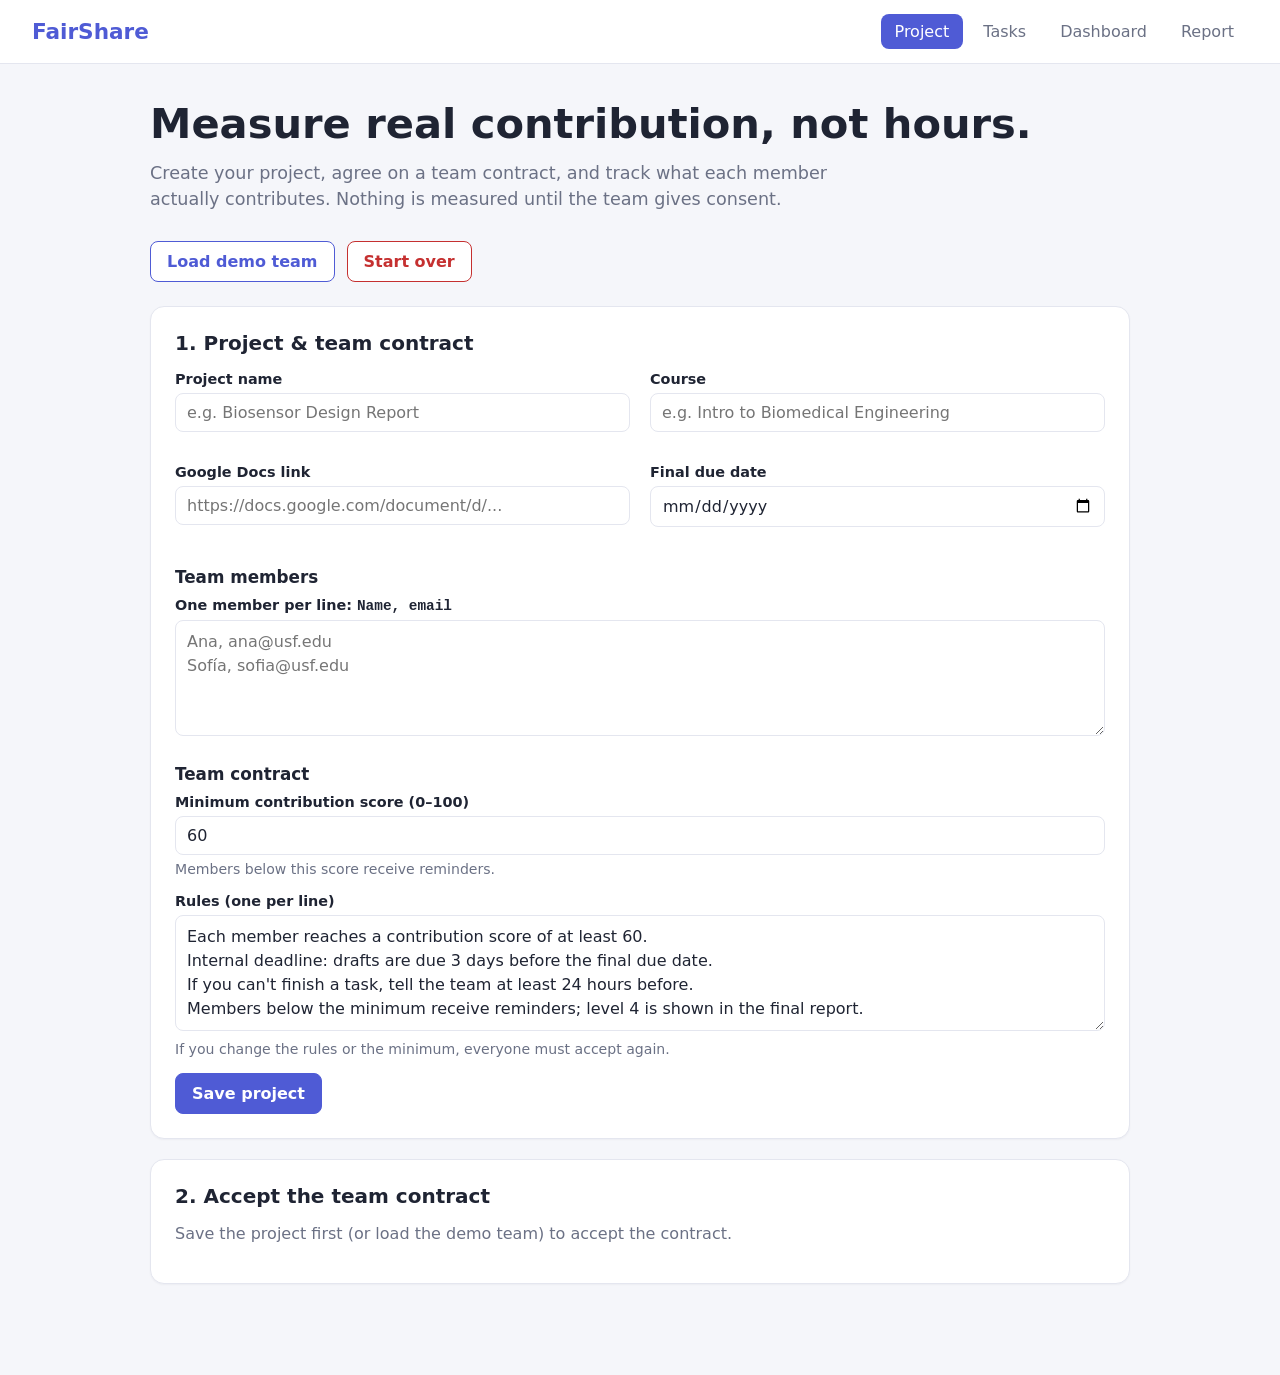
<file: index.html>
<!DOCTYPE html>
<html lang="en">
<head>
  <meta charset="UTF-8" />
  <meta name="viewport" content="width=device-width, initial-scale=1.0" />
  <title>FairShare · Measure real contribution</title>
  <link rel="stylesheet" href="app-pages.css" />
</head>
<body class="fs-page">
  <header id="fs-nav" class="fs-nav"></header>

  <main class="fs-main">
    <section class="fs-hero">
      <h1>Measure real contribution, not hours.</h1>
      <p class="fs-sub">Create your project, agree on a team contract, and track what each member actually contributes. Nothing is measured until the team gives consent.</p>
      <div class="fs-hero-actions">
        <button id="load-demo" type="button" class="fs-btn fs-btn-outline">Load demo team</button>
        <button id="start-over" type="button" class="fs-btn fs-btn-danger-outline">Start over</button>
      </div>
    </section>

    <div id="message"></div>

    <section class="fs-card">
      <h2>1. Project &amp; team contract</h2>
      <form id="project-form">
        <div class="fs-grid-2">
          <div class="fs-field">
            <label for="p-name">Project name</label>
            <input id="p-name" class="fs-input" type="text" placeholder="e.g. Biosensor Design Report" required />
          </div>
          <div class="fs-field">
            <label for="p-course">Course</label>
            <input id="p-course" class="fs-input" type="text" placeholder="e.g. Intro to Biomedical Engineering" />
          </div>
          <div class="fs-field">
            <label for="p-doc">Google Docs link</label>
            <input id="p-doc" class="fs-input" type="url" placeholder="https://docs.google.com/document/d/..." />
          </div>
          <div class="fs-field">
            <label for="p-due">Final due date</label>
            <input id="p-due" class="fs-input" type="date" />
          </div>
        </div>

        <h3>Team members</h3>
        <div class="fs-field">
          <label for="p-members">One member per line: <code>Name, email</code></label>
          <textarea id="p-members" class="fs-input fs-area" rows="4" placeholder="Ana, ana@usf.edu&#10;Sofía, sofia@usf.edu" required></textarea>
        </div>

        <h3>Team contract</h3>
        <div class="fs-field">
          <label for="p-min">Minimum contribution score (0–100)</label>
          <input id="p-min" class="fs-input" type="number" min="0" max="100" value="60" />
          <p class="fs-hint">Members below this score receive reminders.</p>
        </div>
        <div class="fs-field">
          <label for="p-rules">Rules (one per line)</label>
          <textarea id="p-rules" class="fs-input fs-area" rows="4"></textarea>
          <p class="fs-hint">If you change the rules or the minimum, everyone must accept again.</p>
        </div>

        <button type="submit" class="fs-btn">Save project</button>
      </form>
    </section>

    <section class="fs-card">
      <h2>2. Accept the team contract</h2>
      <div id="contract"></div>
    </section>
  </main>

  <script type="module" src="project.js"></script>
</body>
</html>
</file>
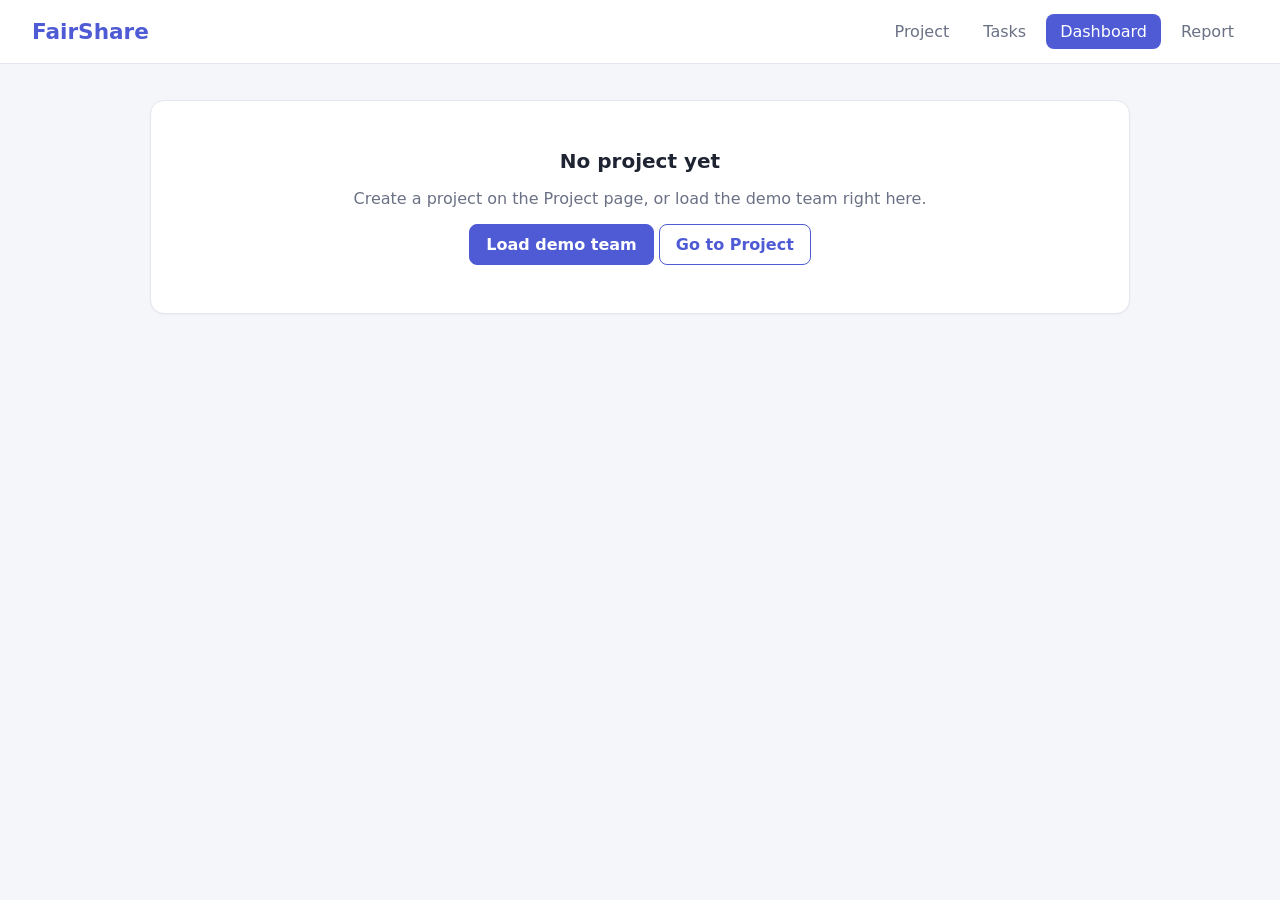
<file: dashboard.html>
<!DOCTYPE html>
<html lang="en">
<head>
  <meta charset="UTF-8" />
  <meta name="viewport" content="width=device-width, initial-scale=1.0" />
  <title>Dashboard · FairShare</title>
  <link rel="stylesheet" href="app-pages.css" />
</head>
<body class="fs-page">
  <header id="fs-nav" class="fs-nav"></header>

  <main class="fs-main" id="app">
    <h1 class="fs-title">Dashboard</h1>
    <p class="fs-sub">Score = 50% document edits + 30% completed tasks + 20% peer evaluation. The black line marks the minimum from the team contract.</p>

    <div id="contract-banner"></div>
    <div id="team-stats" class="fs-stats"></div>
    <div id="member-cards" class="fs-members"></div>

    <details class="fs-card fs-import">
      <summary><b>Import real edits from Google Docs</b> <span class="fs-muted">(optional)</span></summary>
      <p class="fs-muted">Paste the JSON from the Apps Script log, e.g. <code>[{"email":"ana@usf.edu","count":12}]</code>. Emails are matched with team members.</p>
      <textarea id="import-json" class="fs-textarea" placeholder='[{"email":"ana@usf.edu","count":12}]'></textarea>
      <button id="import-btn" type="button" class="fs-btn">Import edits</button>
    </details>
  </main>

  <script type="module" src="dashboard.js"></script>
</body>
</html>
</file>
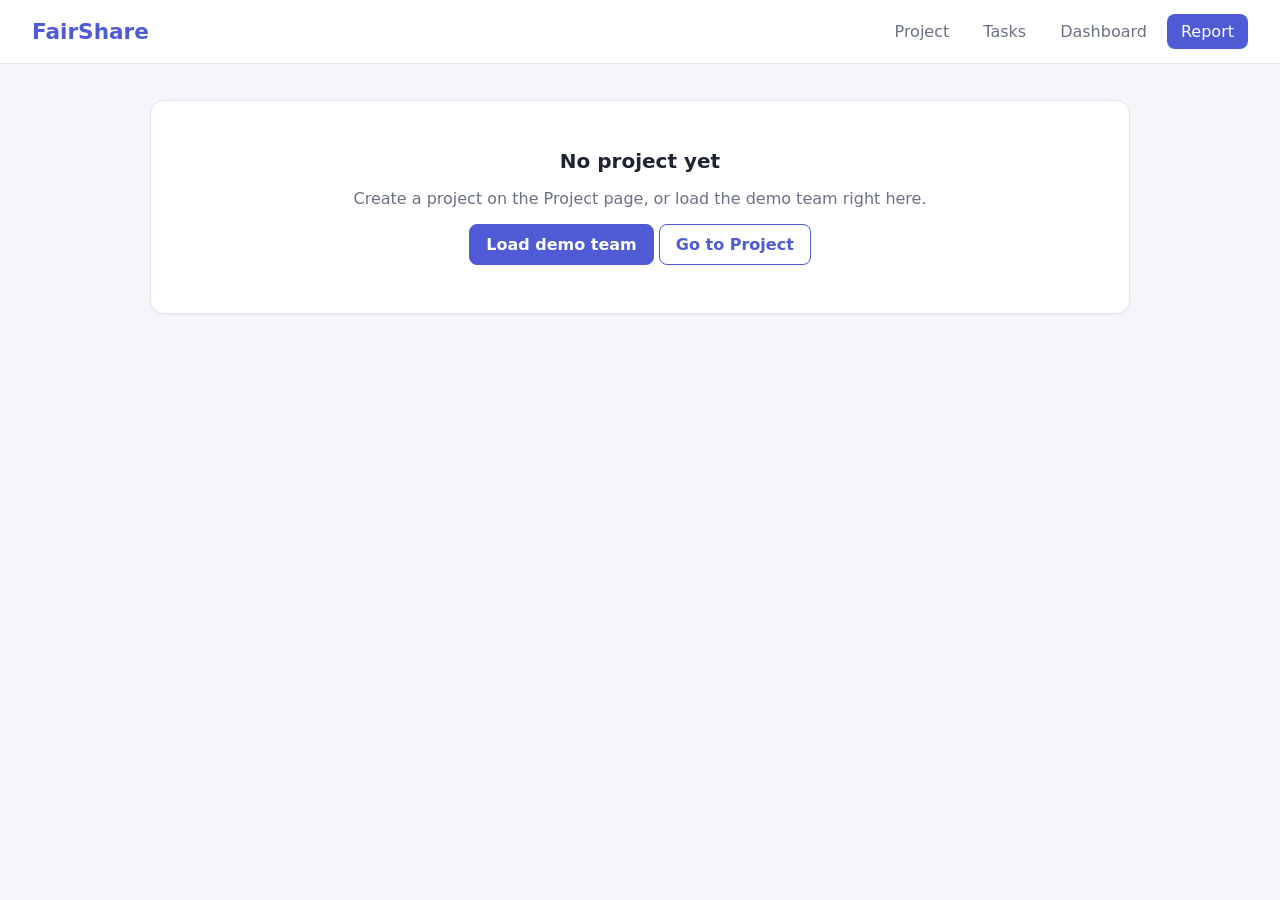
<file: report.html>
<!DOCTYPE html>
<html lang="en">
<head>
  <meta charset="UTF-8" />
  <meta name="viewport" content="width=device-width, initial-scale=1.0" />
  <title>Report · FairShare</title>
  <link rel="stylesheet" href="app-pages.css" />
</head>
<body class="fs-page">
  <header id="fs-nav" class="fs-nav"></header>

  <main class="fs-main" id="app">
    <h1 class="fs-title no-print">Report</h1>
    <p class="fs-sub no-print">Rate your teammates, then generate the contribution report for your instructor.</p>

    <section class="fs-card no-print">
      <h2>Peer evaluation (anonymous)</h2>
      <p class="fs-muted">Ratings are private. The report only shows each member's average.</p>
      <div class="fs-field fs-reviewer">
        <label for="reviewer">Who are you?</label>
        <select id="reviewer" class="fs-select"></select>
      </div>
      <div id="peer-list"></div>
      <p id="peer-progress" class="fs-muted"></p>
    </section>

    <section class="fs-card">
      <div class="fs-card-head">
        <h2>Contribution report</h2>
        <button id="print-btn" type="button" class="fs-btn no-print">Print / Save PDF</button>
      </div>
      <div id="report"></div>
    </section>
  </main>

  <script type="module" src="report.js"></script>
</body>
</html>
</file>
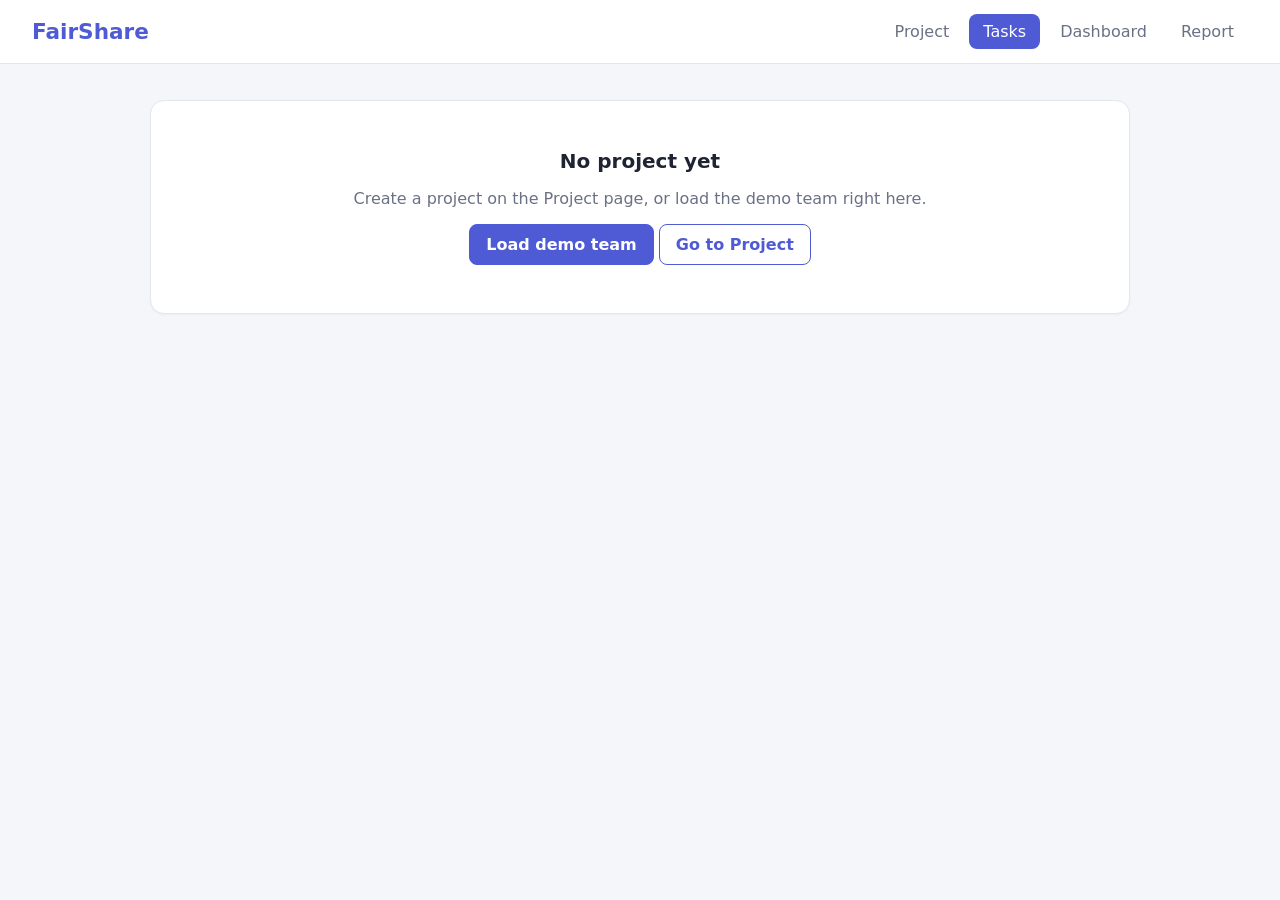
<file: tasks.html>
<!DOCTYPE html>
<html lang="en">
<head>
  <meta charset="UTF-8" />
  <meta name="viewport" content="width=device-width, initial-scale=1.0" />
  <title>Tasks · FairShare</title>
  <link rel="stylesheet" href="app-pages.css" />
</head>
<body class="fs-page">
  <header id="fs-nav" class="fs-nav"></header>

  <main class="fs-main" id="app">
    <h1 class="fs-title">Tasks</h1>
    <p class="fs-sub">Split the work, give every task an owner and a date. Completed tasks count for 30% of each member's score.</p>

    <section class="fs-card">
      <h2>Add a task</h2>
      <form id="task-form" class="fs-form-row">
        <div class="fs-field">
          <label for="task-title">Task</label>
          <input id="task-title" class="fs-input" type="text" placeholder="e.g. Write the methods section" required />
        </div>
        <div class="fs-field">
          <label for="task-assignee">Assigned to</label>
          <select id="task-assignee" class="fs-select"></select>
        </div>
        <div class="fs-field">
          <label for="task-due">Due date</label>
          <input id="task-due" class="fs-input" type="date" />
        </div>
        <button type="submit" class="fs-btn">Add task</button>
      </form>
    </section>

    <section class="fs-card">
      <div class="fs-card-head">
        <h2>Task list</h2>
        <span id="task-summary" class="fs-muted"></span>
      </div>
      <div id="task-list"></div>
    </section>
  </main>

  <script type="module" src="tasks.js"></script>
</body>
</html>
</file>
<file: app-pages.css>
/* app-pages.css — Estilos de Tasks, Dashboard y Report.
   Todas las clases empiezan con "fs-" para no chocar con styles.css. */

:root {
  --fs-primary: #4f5bd5;
  --fs-primary-dark: #3e49b8;
  --fs-bg: #f5f6fa;
  --fs-border: #e4e6ef;
  --fs-text: #1f2433;
  --fs-muted: #6b7185;
  --fs-ok: #2f855a;
  --fs-ok-bg: #e6f4ea;
  --fs-risk: #b7791f;
  --fs-risk-bg: #fdf3dc;
  --fs-below: #c53030;
  --fs-below-bg: #fde8e8;
}

body.fs-page {
  margin: 0;
  background: var(--fs-bg);
  color: var(--fs-text);
  font-family: system-ui, -apple-system, "Segoe UI", Roboto, sans-serif;
}

/* ---------- Navbar ---------- */
.fs-nav {
  display: flex; justify-content: space-between; align-items: center;
  padding: 14px 32px; background: #fff; border-bottom: 1px solid var(--fs-border);
  position: sticky; top: 0; z-index: 10;
}
.fs-brand { font-weight: 700; font-size: 1.35rem; color: var(--fs-primary); text-decoration: none; }
.fs-nav nav { display: flex; gap: 6px; }
.fs-nav nav a {
  padding: 8px 14px; border-radius: 8px; color: var(--fs-muted);
  text-decoration: none; font-weight: 500;
}
.fs-nav nav a:hover { color: var(--fs-text); }
.fs-nav nav a.active { background: var(--fs-primary); color: #fff; }

/* ---------- Layout ---------- */
.fs-main { max-width: 980px; margin: 0 auto; padding: 36px 20px 72px; }
.fs-title { font-size: 2.2rem; margin: 0 0 8px; }
.fs-sub { color: var(--fs-muted); margin: 0 0 28px; line-height: 1.5; max-width: 720px; }
.fs-card {
  background: #fff; border: 1px solid var(--fs-border); border-radius: 14px;
  padding: 24px; margin-bottom: 20px; box-shadow: 0 1px 2px rgba(16, 24, 40, .04);
}
.fs-card h2 { margin: 0 0 16px; font-size: 1.25rem; }
.fs-card h3 { margin: 24px 0 10px; font-size: 1.05rem; }
.fs-card-head {
  display: flex; justify-content: space-between; align-items: center;
  gap: 12px; flex-wrap: wrap; margin-bottom: 14px;
}
.fs-card-head h2 { margin: 0; }
.fs-muted { color: var(--fs-muted); }
.fs-small { font-size: .85rem; }
.fs-empty { text-align: center; padding: 48px 24px; }
.fs-text-below { color: var(--fs-below); }

/* ---------- Forms & buttons ---------- */
.fs-form-row { display: grid; grid-template-columns: 2fr 1fr 1fr auto; gap: 12px; align-items: end; }
.fs-field label { display: block; font-weight: 600; font-size: .9rem; margin-bottom: 6px; }
.fs-input, .fs-select, .fs-textarea {
  width: 100%; box-sizing: border-box; padding: 9px 11px;
  border: 1px solid var(--fs-border); border-radius: 8px; font: inherit; background: #fff; color: inherit;
}
.fs-input:focus, .fs-select:focus, .fs-textarea:focus { outline: 2px solid #c7cdfc; border-color: var(--fs-primary); }
.fs-textarea { min-height: 110px; font-family: ui-monospace, monospace; font-size: .9rem; margin: 8px 0 12px; }
.fs-btn {
  display: inline-block; padding: 10px 16px; border-radius: 8px;
  border: 1px solid var(--fs-primary); background: var(--fs-primary); color: #fff;
  font: inherit; font-weight: 600; cursor: pointer; text-decoration: none; white-space: nowrap;
}
.fs-btn:hover { background: var(--fs-primary-dark); }
.fs-btn:disabled { opacity: .55; cursor: not-allowed; }
.fs-btn-outline { background: #fff; color: var(--fs-primary); }
.fs-btn-outline:hover { background: #eef0fc; }
.fs-btn-sm { padding: 6px 12px; font-size: .85rem; }
.fs-btn-danger-text { background: none; border: none; color: var(--fs-below); cursor: pointer; font: inherit; }

/* ---------- Tables ---------- */
.fs-table-wrap { overflow-x: auto; }
.fs-table { width: 100%; border-collapse: collapse; }
.fs-table th, .fs-table td { padding: 10px 8px; border-bottom: 1px solid var(--fs-border); text-align: left; vertical-align: middle; }
.fs-table th { font-size: .78rem; text-transform: uppercase; letter-spacing: .04em; color: var(--fs-muted); }
.fs-table tr.done .task-title { text-decoration: line-through; color: var(--fs-muted); }
.fs-table .fs-select, .fs-table .fs-input { padding: 6px 8px; }
.fs-table tr.below-row { background: var(--fs-below-bg); }

/* ---------- Badges & banners ---------- */
.fs-badge { display: inline-block; padding: 3px 10px; border-radius: 999px; font-size: .78rem; font-weight: 600; white-space: nowrap; }
.fs-badge.ok { background: var(--fs-ok-bg); color: var(--fs-ok); }
.fs-badge.at-risk { background: var(--fs-risk-bg); color: var(--fs-risk); }
.fs-badge.below { background: var(--fs-below-bg); color: var(--fs-below); }
.fs-banner { padding: 14px 18px; border-radius: 10px; margin: 0 0 20px; font-weight: 500; }
.fs-banner.ok { background: var(--fs-ok-bg); color: var(--fs-ok); }
.fs-banner.warn { background: var(--fs-risk-bg); color: #8a5a12; }
.fs-banner a { color: inherit; }

/* ---------- Dashboard ---------- */
.fs-stats { display: grid; grid-template-columns: repeat(3, 1fr); gap: 16px; margin-bottom: 20px; }
.fs-stat { background: #fff; border: 1px solid var(--fs-border); border-radius: 14px; padding: 18px 20px; }
.fs-stat-value { font-size: 1.9rem; font-weight: 700; }
.fs-stat-label { color: var(--fs-muted); font-size: .9rem; }
.fs-members { display: grid; grid-template-columns: repeat(auto-fill, minmax(280px, 1fr)); gap: 16px; margin-bottom: 20px; }
.fs-member {
  background: #fff; border: 1px solid var(--fs-border); border-top: 5px solid var(--fs-ok);
  border-radius: 14px; padding: 20px;
}
.fs-member.at-risk { border-top-color: #d69e2e; }
.fs-member.below { border-top-color: #e53e3e; }
.fs-member-head { display: flex; justify-content: space-between; align-items: center; gap: 8px; }
.fs-member-head h3 { margin: 0; font-size: 1.15rem; }
.fs-score { font-size: 2.6rem; font-weight: 800; margin: 10px 0 8px; }
.fs-score span { font-size: 1rem; color: var(--fs-muted); font-weight: 500; }
.fs-meter { position: relative; height: 10px; background: #eceef5; border-radius: 999px; margin-bottom: 18px; }
.fs-meter-fill { height: 100%; border-radius: 999px; background: #38a169; transition: width .3s; }
.fs-meter-fill.at-risk { background: #d69e2e; }
.fs-meter-fill.below { background: #e53e3e; }
.fs-meter-min { position: absolute; top: -4px; bottom: -4px; width: 2px; background: var(--fs-text); }
.fs-bar { margin-bottom: 10px; }
.fs-bar-label { display: flex; justify-content: space-between; font-size: .85rem; margin-bottom: 4px; gap: 8px; }
.fs-bar-label span:last-child { color: var(--fs-muted); }
.fs-bar-track { height: 6px; background: #eceef5; border-radius: 999px; }
.fs-bar-fill { height: 100%; background: var(--fs-primary); border-radius: 999px; transition: width .3s; }
.fs-reminders { display: flex; align-items: center; gap: 8px; font-size: .85rem; margin-top: 14px; }
.fs-reminder-dots { display: flex; gap: 4px; }
.fs-dot { width: 10px; height: 10px; border-radius: 50%; background: var(--fs-border); }
.fs-dot.on { background: var(--fs-below); }
.fs-member-actions { display: flex; gap: 8px; flex-wrap: wrap; margin-top: 14px; }
.fs-import summary { cursor: pointer; }
.fs-import p { margin: 12px 0 0; }

/* ---------- Toast ---------- */
#fs-toast { position: fixed; right: 20px; bottom: 20px; display: flex; flex-direction: column; gap: 10px; z-index: 100; max-width: 380px; }
.fs-toast {
  background: var(--fs-text); color: #fff; padding: 14px 16px; border-radius: 10px;
  box-shadow: 0 8px 24px rgba(0, 0, 0, .18); font-size: .92rem; line-height: 1.45;
}
.fs-toast a { color: #c7cdfc; }

/* ---------- Report ---------- */
.fs-reviewer { max-width: 320px; margin-bottom: 12px; }
.fs-peer-row { display: flex; justify-content: space-between; align-items: center; padding: 10px 0; border-bottom: 1px solid var(--fs-border); gap: 12px; }
.fs-rating { display: flex; gap: 6px; }
.fs-rating button {
  width: 38px; height: 38px; border-radius: 8px; border: 1px solid var(--fs-border);
  background: #fff; cursor: pointer; font: inherit; font-weight: 600; color: var(--fs-text);
}
.fs-rating button:hover { border-color: var(--fs-primary); }
.fs-rating button.selected { background: var(--fs-primary); color: #fff; border-color: var(--fs-primary); }
.fs-report-meta { display: grid; grid-template-columns: repeat(3, 1fr); gap: 14px 24px; margin-bottom: 8px; }
.fs-rules { padding-left: 20px; line-height: 1.6; margin: 0 0 8px; }
.fs-notes { line-height: 1.6; color: var(--fs-below); padding-left: 20px; }

/* ---------- Responsive ---------- */
@media (max-width: 760px) {
  .fs-form-row, .fs-stats, .fs-report-meta { grid-template-columns: 1fr; }
  .fs-nav { flex-direction: column; gap: 10px; padding: 12px 16px; }
  .fs-title { font-size: 1.8rem; }
}

/* ---------- Print (Report → PDF) ---------- */
@media print {
  .fs-nav, .no-print, #fs-toast { display: none !important; }
  body.fs-page { background: #fff; }
  .fs-main { padding: 0; max-width: none; }
  .fs-card { border: none; box-shadow: none; padding: 0; }
  .fs-table tr.below-row, .fs-badge { -webkit-print-color-adjust: exact; print-color-adjust: exact; }
}

/* ---------- Project page (index.html) ---------- */
.fs-hero h1 { font-size: 2.6rem; margin: 0 0 12px; line-height: 1.15; }
.fs-hero .fs-sub { font-size: 1.1rem; }
.fs-hero-actions { display: flex; gap: 12px; flex-wrap: wrap; margin-bottom: 24px; }
.fs-btn-danger-outline { background: #fff; color: var(--fs-below); border-color: var(--fs-below); }
.fs-btn-danger-outline:hover { background: var(--fs-below-bg); }
.fs-grid-2 { display: grid; grid-template-columns: 1fr 1fr; gap: 16px 20px; }
.fs-field { margin-bottom: 16px; }
.fs-area { resize: vertical; line-height: 1.5; }
.fs-hint { color: var(--fs-muted); font-size: .88rem; margin: 6px 0 0; }
.fs-accept-row { display: flex; justify-content: space-between; align-items: center; gap: 12px; padding: 12px 0; border-bottom: 1px solid var(--fs-border); }
.fs-contract-status { margin: 16px 0 0; }
.fs-contract-status a { color: var(--fs-primary); font-weight: 600; }
@media (max-width: 760px) { .fs-grid-2 { grid-template-columns: 1fr; } .fs-hero h1 { font-size: 2rem; } }
</file>
